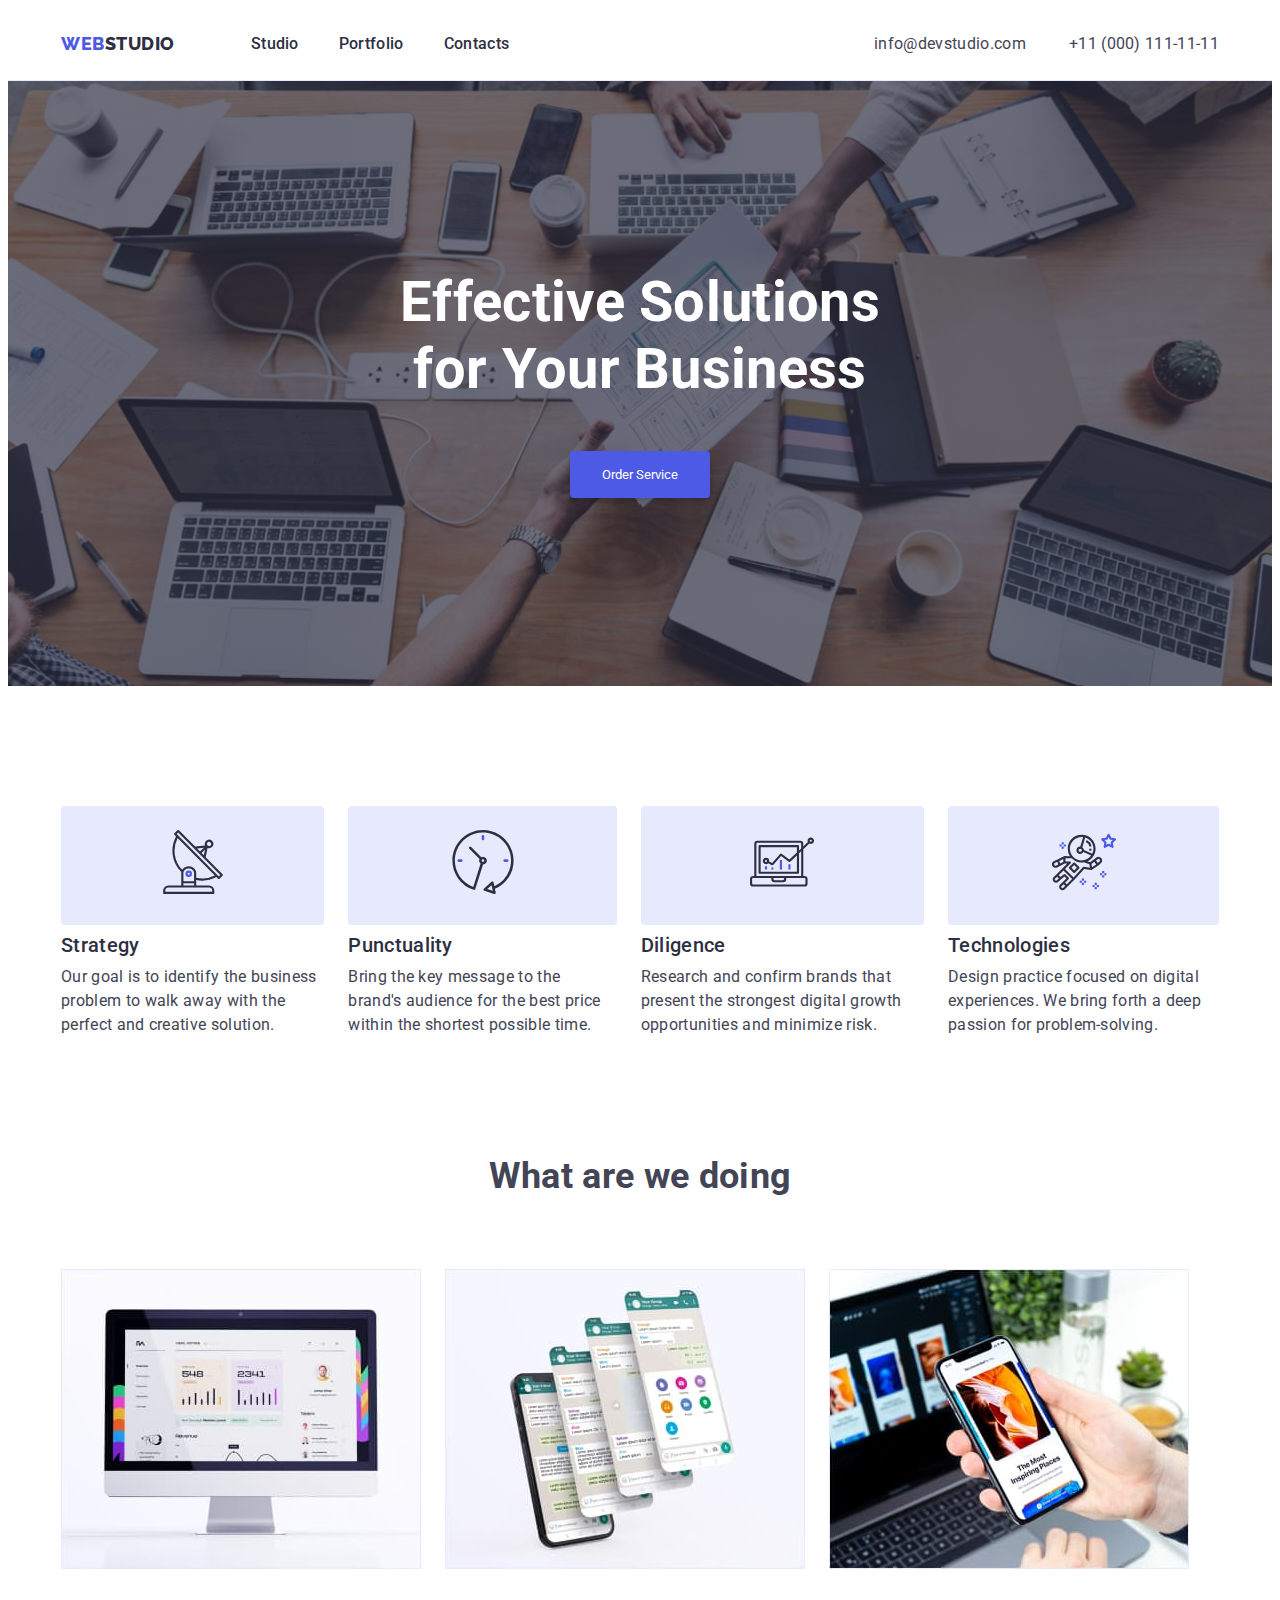
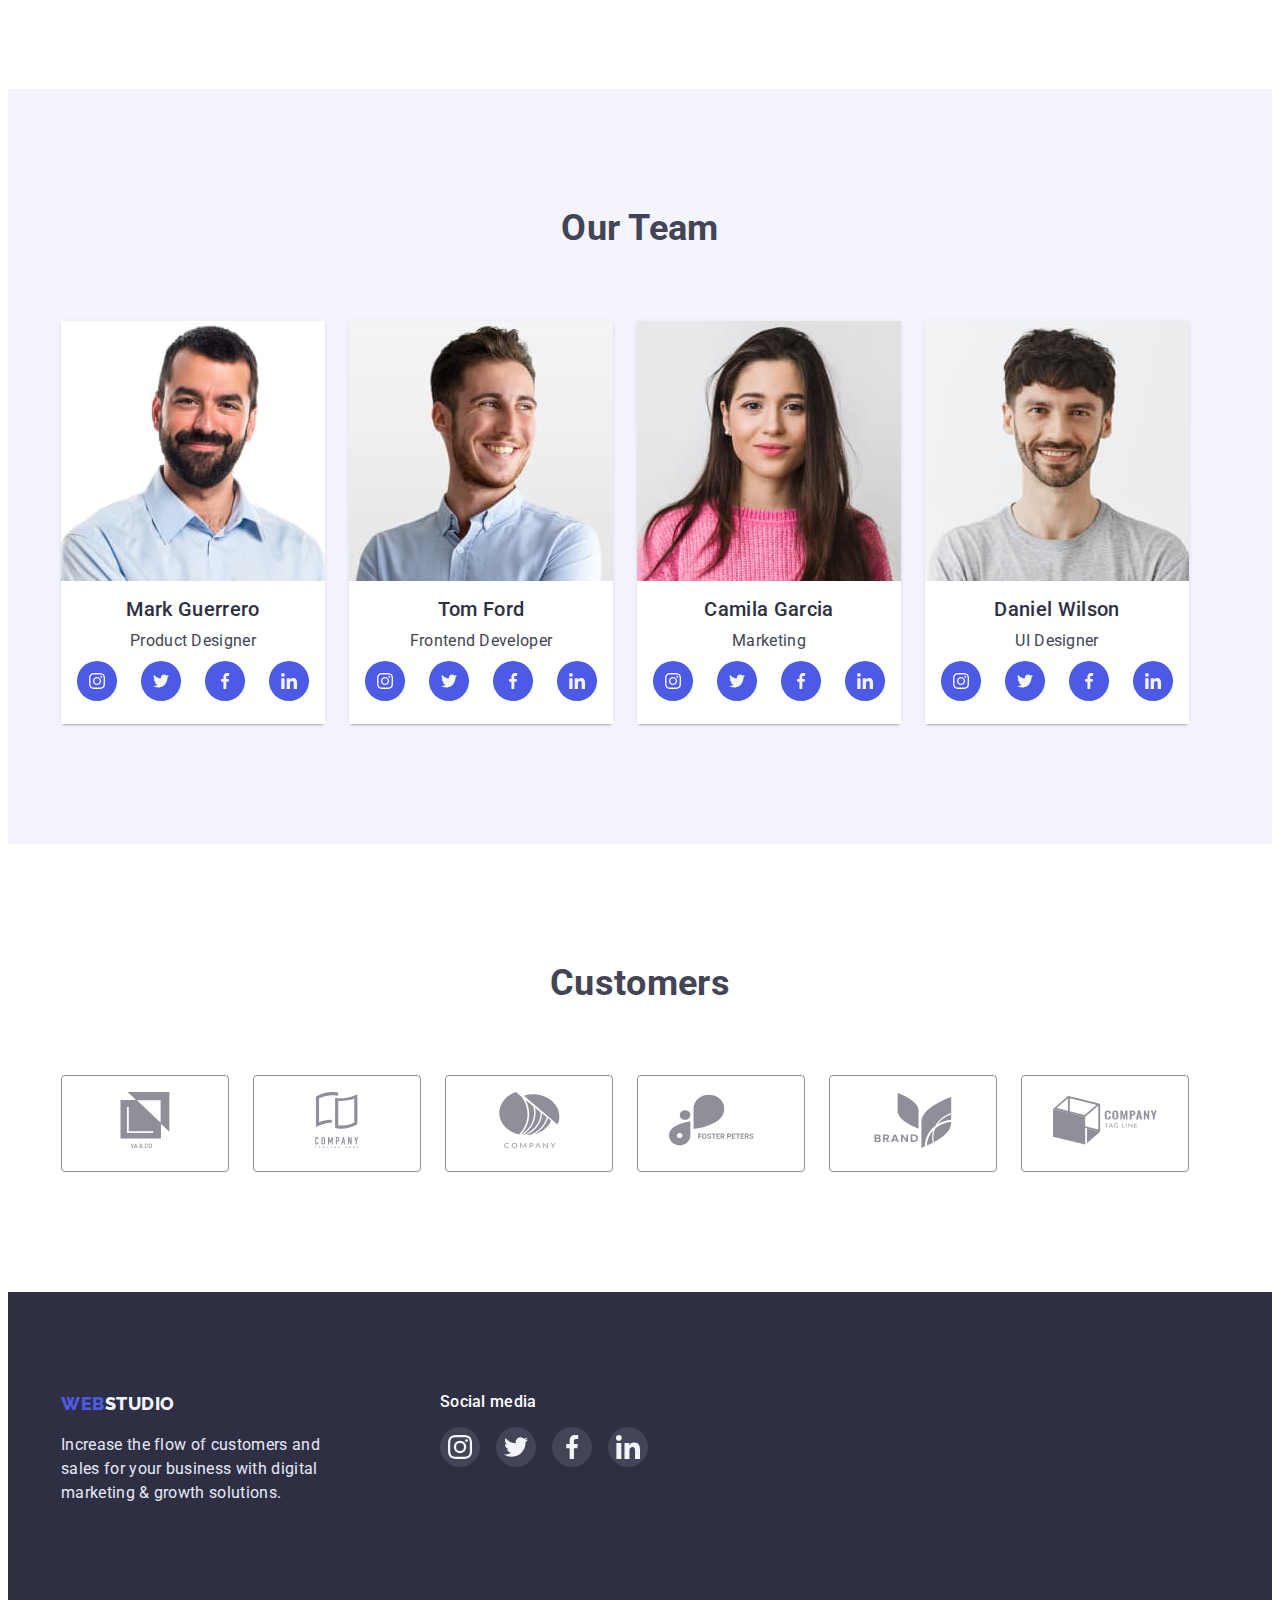
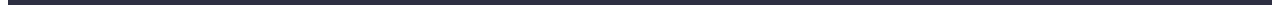
<file: index.html>
<!DOCTYPE html>
<html lang="en">
  <head>
    <meta charset="UTF-8" />
    <meta http-equiv="X-UA-Compatible" content="IE=edge" />
    <meta name="viewport" content="width=device-width, initial-scale=1.0" />
    <title>Document</title>
    <link
      href="https://fonts.googleapis.com/css2?family=Raleway:wght@800&family=Roboto:wght@400;500;700;900&display=swap"
      rel="stylesheet"
    />
    <link
      rel="stylesheet"
      href="https://cdnjs.cloudflare.com/ajax/libs/modern-normalize/1.1.0/modern-normalize.min.css"
      integrity="sha512-wpPYUAdjBVSE4KJnH1VR1HeZfpl1ub8YT/NKx4PuQ5NmX2tKuGu6U/JRp5y+Y8XG2tV+wKQpNHVUX03MfMFn9Q=="
      crossorigin="anonymous"
      referrerpolicy="no-referrer"
    />
    <link rel="stylesheet" href="./css/style.css" />
  </head>

  <body>
    <!-- header -->
    <header class="head">
      <div class="container">
        <div class="header">
          <nav class="header-nav">
            <a href="./index.html" class="logo link">
              Web<span class="logo span">Studio</span>
            </a>
            <ul class="site-nav list">
              <li class="item">
                <a href="./index.html" class="nav link">Studio</a>
              </li>
              <li class="item">
                <a href="./portfolio.html" class="nav link">Portfolio</a>
              </li>
              <li class="item"><a href="" class="nav link">Contacts</a></li>
            </ul>
          </nav>
          <ul class="header-address list">
            <li class="item">
              <a href="mailto:info@devstudio.com" class="info link">
                info@devstudio.com</a
              >
            </li>
            <li class="item">
              <a href="tel:+11000111-11-11" class="info link">
                +11 (000) 111-11-11</a
              >
            </li>
          </ul>
        </div>
      </div>
    </header>
    <main>
      <!-- hero -->
      <section class="hero">
        <div class="hero-wrapper">
          <h1 class="hero-title">
            Effective Solutions <br />
            for Your Business
          </h1>
          <button type="button" class="order btn">Order Service</button>
        </div>
      </section>
      <!--section benefits  -->
      <section class="section">
        <div class="container">
          <h2 class="visually-hidden">Our benefits</h2>
          <ul class="benefits list">
            <li>
              <div class="bg-icon">
                <svg width="64" height="64">
                  <use href="./images/symbol-defs.svg#icon-strategy"></use>
                </svg>
              </div>
              <h3 class="benefits-sub subtitle">Strategy</h3>
              <p>
                Our goal is to identify the business problem to walk away with
                the perfect and creative solution.
              </p>
            </li>
            <li>
              <div class="bg-icon">
                <svg width="64" height="64">
                  <use href="./images/symbol-defs.svg#icon-clock"></use>
                </svg>
              </div>
              <h3 class="benefits-sub subtitle">Punctuality</h3>
              <p>
                Bring the key message to the brand's audience for the best price
                within the shortest possible time.
              </p>
            </li>
            <li>
              <div class="bg-icon">
                <svg width="64" height="64">
                  <use href="./images/symbol-defs.svg#icon-diagram"></use>
                </svg>
              </div>
              <h3 class="benefits-sub subtitle">Diligence</h3>
              <p>
                Research and confirm brands that present the strongest digital
                growth opportunities and minimize risk.
              </p>
            </li>
            <li>
              <div class="bg-icon">
                <svg width="64" height="64">
                  <use href="./images/symbol-defs.svg#icon-astronaut"></use>
                </svg>
              </div>
              <h3 class="benefits-sub subtitle">Technologies</h3>
              <p>
                Design practice focused on digital experiences. We bring forth a
                deep passion for problem-solving.
              </p>
            </li>
          </ul>
        </div>
      </section>
      <!--section works  -->
      <section class="section features">
        <div class="container">
          <div class="doing">
            <h2 class="title">What are we doing</h2>
            <ul class="works list">
              <li class="item">
                <img
                  class="item-pics"
                  src="./images/analitics.jpg"
                  width="360"
                  height="300"
                  alt="Analitics"
                />
              </li>
              <li class="item">
                <img
                  class="item-pics"
                  src="./images/ui-design.jpg"
                  width="360"
                  height="300"
                  alt="UI Design"
                />
              </li>
              <li class="item">
                <img
                  class="item-pics"
                  src="./images/solutions.jpg"
                  width="360"
                  height="300"
                  alt="Ready Solutions"
                />
              </li>
            </ul>
          </div>
        </div>
      </section>
      <!--section team list  -->
      <section class="sec-team section">
        <div class="container">
          <div class="team-list">
            <h2 class="title">Our Team</h2>
            <ul class="team list">
              <li class="item">
                <img
                  class="item-pics"
                  src="./images/mark-guerrero.jpg"
                  width="264"
                  height="260"
                  alt="Photo of Mark Guerrero"
                />
                <div class="team-card">
                  <h3 class="subtitle">Mark Guerrero</h3>
                  <p class="txt">Product Designer</p>
                  <ul class="team-icon-list list">
                    <li class="item-icon">
                      <a href="" class="team-icon link">
                        <svg width="16" height="16" class="icon">
                          <use
                            href="./images/symbol-defs.svg#icon-instagram"
                          ></use>
                        </svg>
                      </a>
                    </li>
                    <li class="item-icon">
                      <a href="" class="team-icon link">
                        <svg width="16" height="16" class="icon">
                          <use
                            href="./images/symbol-defs.svg#icon-twitter"
                          ></use>
                        </svg>
                      </a>
                    </li>
                    <li class="item-icon">
                      <a href="" class="team-icon link">
                        <svg width="16" height="16" class="icon">
                          <use
                            href="./images/symbol-defs.svg#icon-facebook"
                          ></use>
                        </svg>
                      </a>
                    </li>
                    <li class="item-icon">
                      <a href="" class="team-icon link">
                        <svg width="16" height="16" class="icon">
                          <use
                            href="./images/symbol-defs.svg#icon-linkedin"
                          ></use>
                        </svg>
                      </a>
                    </li>
                  </ul>
                </div>
              </li>
              <li class="item">
                <img
                  class="item-pics"
                  src="./images/tom-ford.jpg"
                  width="264"
                  height="260"
                  alt="Photo of Tom Ford"
                />
                <div class="team-card">
                  <h3 class="subtitle">Tom Ford</h3>
                  <p class="txt">Frontend Developer</p>
                  <ul class="team-icon-list list">
                    <li class="item-icon">
                      <a href="" class="team-icon link">
                        <svg width="16" height="16" class="icon">
                          <use
                            href="./images/symbol-defs.svg#icon-instagram"
                          ></use>
                        </svg>
                      </a>
                    </li>
                    <li class="item-icon">
                      <a href="" class="team-icon link">
                        <svg width="16" height="16" class="icon">
                          <use
                            href="./images/symbol-defs.svg#icon-twitter"
                          ></use>
                        </svg>
                      </a>
                    </li>
                    <li class="item-icon">
                      <a href="" class="team-icon link">
                        <svg width="16" height="16" class="icon">
                          <use
                            href="./images/symbol-defs.svg#icon-facebook"
                          ></use>
                        </svg>
                      </a>
                    </li>
                    <li class="item-icon">
                      <a href="" class="team-icon link">
                        <svg width="16" height="16" class="icon">
                          <use
                            href="./images/symbol-defs.svg#icon-linkedin"
                          ></use>
                        </svg>
                      </a>
                    </li>
                  </ul>
                </div>
              </li>
              <li class="item">
                <img
                  class="item-pics"
                  src="./images/camila-garcia.jpg"
                  width="264"
                  height="260"
                  alt="Photo of Camila Garcia"
                />
                <div class="team-card">
                  <h3 class="subtitle">Camila Garcia</h3>
                  <p class="txt">Marketing</p>
                  <ul class="team-icon-list list">
                    <li class="item-icon">
                      <a href="" class="team-icon link">
                        <svg width="16" height="16" class="icon">
                          <use
                            href="./images/symbol-defs.svg#icon-instagram"
                          ></use>
                        </svg>
                      </a>
                    </li>
                    <li class="item-icon">
                      <a href="" class="team-icon link">
                        <svg width="16" height="16" class="icon">
                          <use
                            href="./images/symbol-defs.svg#icon-twitter"
                          ></use>
                        </svg>
                      </a>
                    </li>
                    <li class="item-icon">
                      <a href="" class="team-icon link">
                        <svg width="16" height="16" class="icon">
                          <use
                            href="./images/symbol-defs.svg#icon-facebook"
                          ></use>
                        </svg>
                      </a>
                    </li>
                    <li class="item-icon">
                      <a href="" class="team-icon link">
                        <svg width="16" height="16" class="icon">
                          <use
                            href="./images/symbol-defs.svg#icon-linkedin"
                          ></use>
                        </svg>
                      </a>
                    </li>
                  </ul>
                </div>
              </li>
              <li class="item">
                <img
                  class="item-pics"
                  src="./images/daniel-wilson.jpg"
                  width="264"
                  height="260"
                  alt="Photo of Daniel Wilson"
                />
                <div class="team-card">
                  <h3 class="subtitle">Daniel Wilson</h3>
                  <p class="txt">UI Designer</p>
                  <ul class="team-icon-list list">
                    <li class="item-icon">
                      <a href="" class="team-icon link">
                        <svg width="16" height="16" class="icon">
                          <use
                            href="./images/symbol-defs.svg#icon-instagram"
                          ></use>
                        </svg>
                      </a>
                    </li>
                    <li class="item-icon">
                      <a href="" class="team-icon link">
                        <svg width="16" height="16" class="icon">
                          <use
                            href="./images/symbol-defs.svg#icon-twitter"
                          ></use>
                        </svg>
                      </a>
                    </li>
                    <li class="item-icon">
                      <a href="" class="team-icon link">
                        <svg width="16" height="16" class="icon">
                          <use
                            href="./images/symbol-defs.svg#icon-facebook"
                          ></use>
                        </svg>
                      </a>
                    </li>
                    <li class="item-icon">
                      <a href="" class="team-icon link">
                        <svg width="16" height="16" class="icon">
                          <use
                            href="./images/symbol-defs.svg#icon-linkedin"
                          ></use>
                        </svg>
                      </a>
                    </li>
                  </ul>
                </div>
              </li>
            </ul>
          </div>
        </div>
      </section>
      <!-- section customers -->
      <section class="section-customers section">
        <div class="container">
          <div class="clients">
            <h2 class="title">Customers</h2>
            <ul class="clients-list list">
              <li>
                <a href="" class="client-item link">
                  <svg width="104" height="56" class="client-icon">
                    <use href="./images/symbol-defs.svg#icon-client-1"></use>
                  </svg>
                </a>
              </li>
              <li>
                <a href="" class="client-item link">
                  <svg width="104" height="56" class="client-icon">
                    <use href="./images/symbol-defs.svg#icon-client-2"></use>
                  </svg>
                </a>
              </li>
              <li>
                <a href="" class="client-item link">
                  <svg width="104" height="56" class="client-icon">
                    <use href="./images/symbol-defs.svg#icon-client-3"></use>
                  </svg>
                </a>
              </li>
              <li>
                <a href="" class="client-item link">
                  <svg width="104" height="56" class="client-icon">
                    <use href="./images/symbol-defs.svg#icon-client-4"></use>
                  </svg>
                </a>
              </li>
              <li>
                <a href="" class="client-item link">
                  <svg width="104" height="56" class="client-icon">
                    <use href="./images/symbol-defs.svg#icon-client-5"></use>
                  </svg>
                </a>
              </li>
              <li>
                <a href="" class="client-item link">
                  <svg width="104" height="56" class="client-icon">
                    <use href="./images/symbol-defs.svg#icon-client-6"></use>
                  </svg>
                </a>
              </li>
            </ul>
          </div>
        </div>
      </section>
    </main>
    <!-- footer -->
    <footer class="footer">
      <div class="container">
        <ul class="footer-block list">
          <li>
            <a href="./index.html" class="logo link">
              Web<span class="logo footer-span">Studio</span>
            </a>
            <p class="footer-text">
              Increase the flow of customers and <br />
              sales for your business with digital <br />marketing & growth
              solutions.
            </p>
          </li>
          <li class="footer-icons-items">
            <h3 class="footer-h3 subtitle">Social media</h3>
            <ul class="foot-icon-list list">
              <li>
                <a href="" class="foot-icon link">
                  <svg width="24" height="24" class="icon">
                    <use href="./images/symbol-defs.svg#icon-instagram"></use>
                  </svg>
                </a>
              </li>
              <li>
                <a href="" class="foot-icon link">
                  <svg width="24" height="24" class="icon">
                    <use href="./images/symbol-defs.svg#icon-twitter"></use>
                  </svg>
                </a>
              </li>
              <li>
                <a href="" class="foot-icon link">
                  <svg width="24" height="24" class="icon">
                    <use href="./images/symbol-defs.svg#icon-facebook"></use>
                  </svg>
                </a>
              </li>
              <li>
                <a href="" class="foot-icon link">
                  <svg width="24" height="24" class="icon">
                    <use href="./images/symbol-defs.svg#icon-linkedin"></use>
                  </svg>
                </a>
              </li>
            </ul>
          </li>
        </ul>
      </div>
    </footer>
  </body>
</html>
</file>
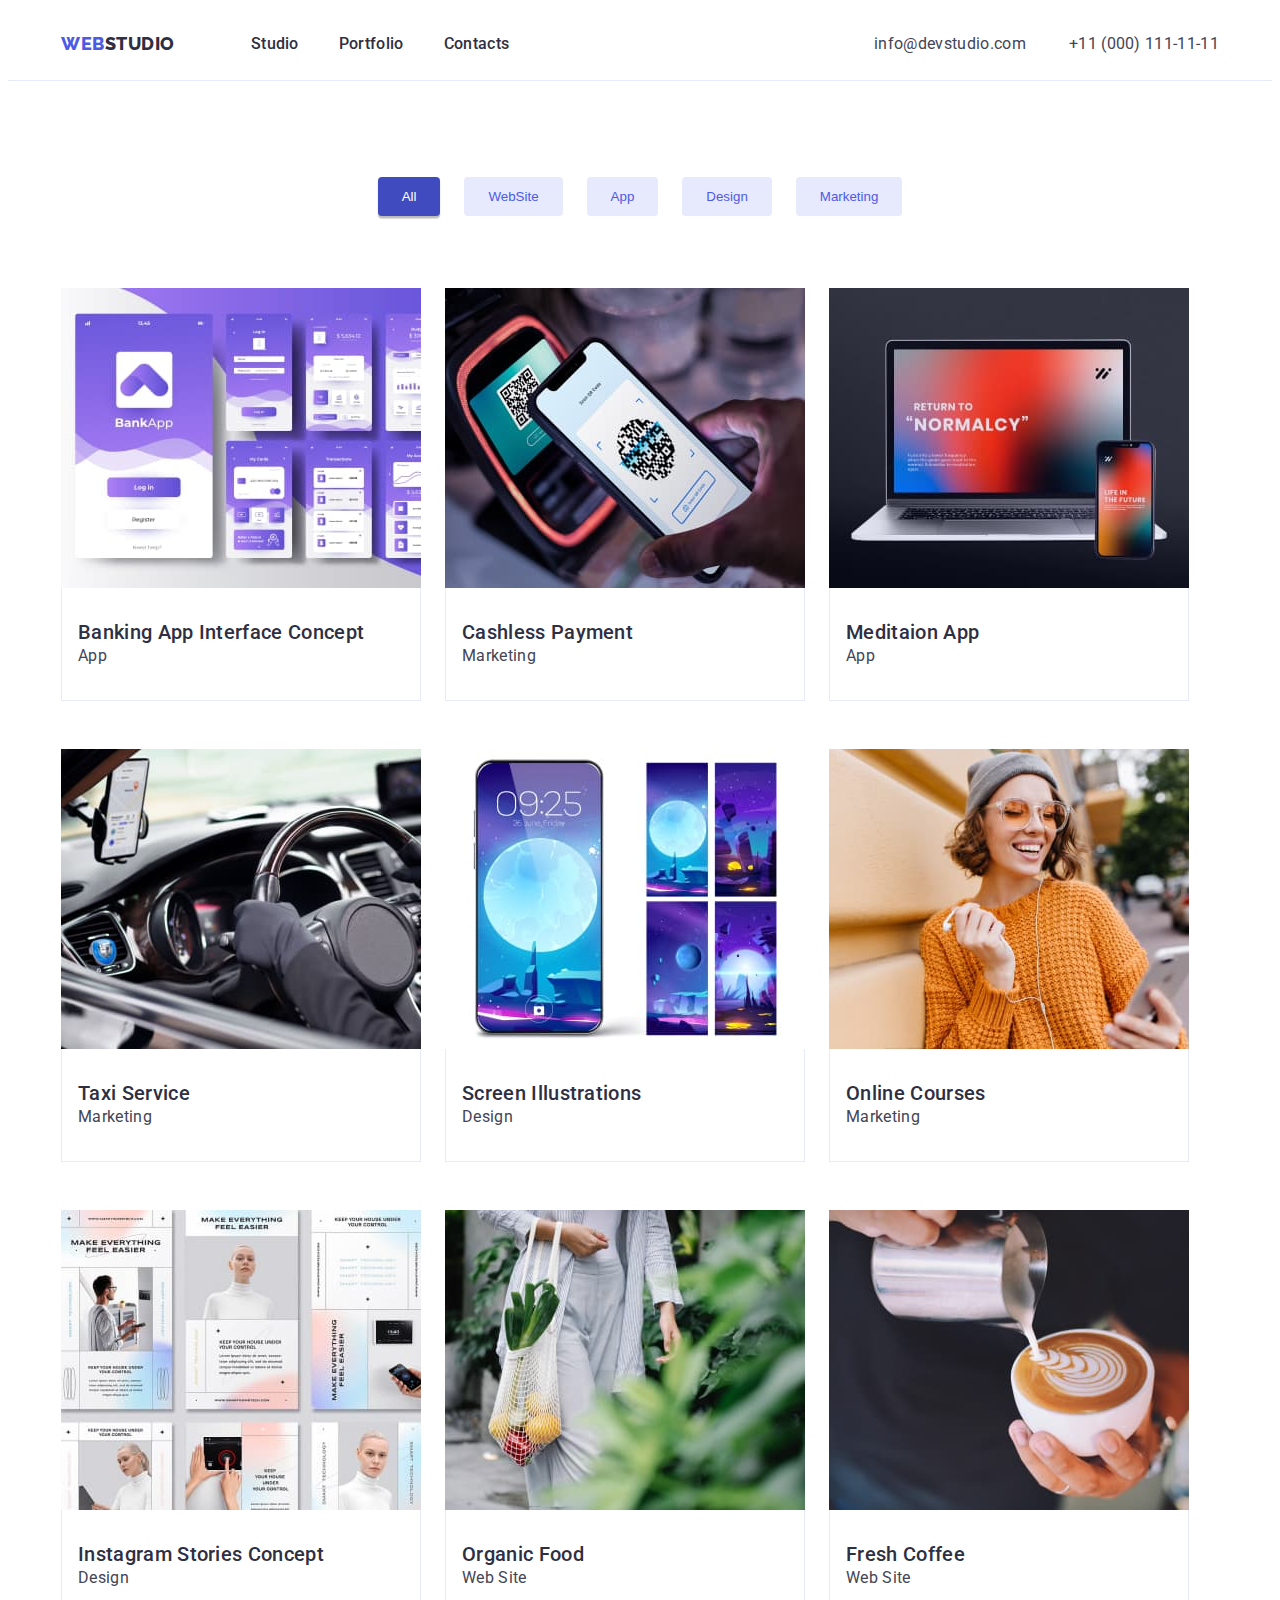
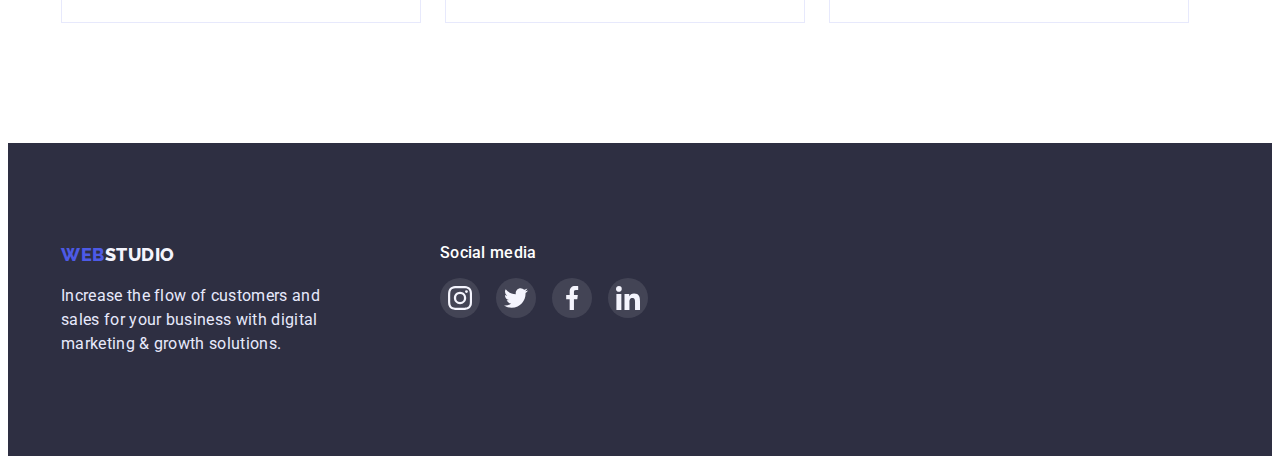
<file: portfolio.html>
<!DOCTYPE html>
<html lang="en">
  <head>
    <meta charset="UTF-8" />
    <meta http-equiv="X-UA-Compatible" content="IE=edge" />
    <meta name="viewport" content="width=device-width, initial-scale=1.0" />
    <title>Document</title>
    <link
      href="https://fonts.googleapis.com/css2?family=Raleway:wght@800&family=Roboto:wght@400;500;700;900&display=swap"
      rel="stylesheet"
    />
    <link
      rel="stylesheet"
      href="https://cdnjs.cloudflare.com/ajax/libs/modern-normalize/1.1.0/modern-normalize.min.css"
      integrity="sha512-wpPYUAdjBVSE4KJnH1VR1HeZfpl1ub8YT/NKx4PuQ5NmX2tKuGu6U/JRp5y+Y8XG2tV+wKQpNHVUX03MfMFn9Q=="
      crossorigin="anonymous"
      referrerpolicy="no-referrer"
    />
    <link rel="stylesheet" href="./css/style.css" />
  </head>

  <body>
    <!-- header -->
    <header class="head">
      <div class="container">
        <div class="header">
          <nav class="header-nav">
            <a href="./index.html" class="logo link">
              Web<span class="logo span">Studio</span>
            </a>
            <ul class="site-nav list">
              <li class="item">
                <a href="./index.html" class="nav link">Studio</a>
              </li>
              <li class="item">
                <a href="./portfolio.html" class="nav link">Portfolio</a>
              </li>
              <li class="item"><a href="" class="nav link">Contacts</a></li>
            </ul>
          </nav>
          <ul class="header-address list">
            <li class="item">
              <a href="mailto:info@devstudio.com" class="info link">
                info@devstudio.com</a
              >
            </li>
            <li class="item">
              <a href="tel:+11000111-11-11" class="info link">
                +11 (000) 111-11-11</a
              >
            </li>
          </ul>
        </div>
      </div>
    </header>
    <!-- main -->
    <main>
      <section class="portfolio">
        <div class="container">
          <h1 hidden>Portfolio</h1>
          <ul class="filter list">
            <li class="item">
              <button type="button" class="button-hover btn">All</button>
            </li>
            <li class="item">
              <button type="button" class="button btn">WebSite</button>
            </li>
            <li class="item">
              <button type="button" class="button btn">App</button>
            </li>
            <li class="item">
              <button type="button" class="button btn">Design</button>
            </li>
            <li class="item">
              <button type="button" class="button btn">Marketing</button>
            </li>
          </ul>
          <ul class="card-set list">
            <li>
              <a href="" class="cards-block link">
                <img
                  class="card-thumbs"
                  src="./portfolio/banking-app-interface-concept.jpg"
                  width="360"
                  height="300"
                  alt="Banking App Interface Concept"
                />
                <div class="cards-text">
                  <h2 class="cards">Banking App Interface Concept</h2>
                  <p>App</p>
                </div>
              </a>
            </li>
            <li>
              <a href="" class="cards-block link">
                <img
                  class="card-thumbs"
                  src="./portfolio/cashless-payment.jpg"
                  width="360"
                  height="300"
                  alt="Cashless Payment"
                />
                <div class="cards-text">
                  <h2 class="cards">Cashless Payment</h2>
                  <p>Marketing</p>
                </div>
              </a>
            </li>
            <li>
              <a href="" class="cards-block link">
                <img
                  class="card-thumbs"
                  src="./portfolio/meditaion-app.jpg"
                  width="360"
                  height="300"
                  alt="Meditaion App"
                />
                <div class="cards-text">
                  <h2 class="cards">Meditaion App</h2>
                  <p>App</p>
                </div>
              </a>
            </li>
            <li>
              <a href="" class="cards-block link">
                <img
                  class="card-thumbs"
                  src="./portfolio/taxi-service.jpg"
                  width="360"
                  height="300"
                  alt="Taxi Service"
                />
                <div class="cards-text">
                  <h2 class="cards">Taxi Service</h2>
                  <p>Marketing</p>
                </div>
              </a>
            </li>
            <li>
              <a href="" class="cards-block link">
                <img
                  class="card-thumbs"
                  src="./portfolio/screen-illustrations.jpg"
                  width="360"
                  height="300"
                  alt="Screen Illustrations"
                />
                <div class="cards-text">
                  <h2 class="cards">Screen Illustrations</h2>
                  <p>Design</p>
                </div>
              </a>
            </li>
            <li>
              <a href="" class="cards-block link">
                <img
                  class="card-thumbs"
                  src="./portfolio/online-courses.jpg"
                  width="360"
                  height="300"
                  alt="Online Courses"
                />
                <div class="cards-text">
                  <h2 class="cards">Online Courses</h2>
                  <p>Marketing</p>
                </div>
              </a>
            </li>
            <li>
              <a href="" class="cards-block link">
                <img
                  class="card-thumbs"
                  src="./portfolio/instagram-stories-concept.jpg"
                  width="360"
                  height="300"
                  alt="Instagram Stories Concept"
                />
                <div class="cards-text">
                  <h2 class="cards">Instagram Stories Concept</h2>
                  <p>Design</p>
                </div>
              </a>
            </li>
            <li>
              <a href="" class="cards-block link">
                <img
                  class="card-thumbs"
                  src="./portfolio/organic-food.jpg"
                  width="360"
                  height="300"
                  alt="Organic Food"
                />
                <div class="cards-text">
                  <h2 class="cards">Organic Food</h2>
                  <p>Web Site</p>
                </div>
              </a>
            </li>
            <li>
              <a href="" class="cards-block link">
                <img
                  class="card-thumbs"
                  src="./portfolio/fresh-coffee.jpg"
                  width="360"
                  height="300"
                  alt="Fresh Coffee"
                />
                <div class="cards-text">
                  <h2 class="cards">Fresh Coffee</h2>
                  <p>Web Site</p>
                </div>
              </a>
            </li>
          </ul>
        </div>
      </section>
    </main>
    <!-- footer -->
    <footer class="footer">
      <div class="container">
        <ul class="footer-block list">
          <li>
            <a href="./index.html" class="logo link">
              Web<span class="logo footer-span">Studio</span>
            </a>
            <p class="footer-text">
              Increase the flow of customers and <br />
              sales for your business with digital <br />marketing & growth
              solutions.
            </p>
          </li>
          <li class="footer-icons-items">
            <h3 class="footer-h3 subtitle">Social media</h3>
            <ul class="foot-icon-list list">
              <li>
                <a href="" class="foot-icon link">
                  <svg width="24" height="24" class="icon">
                    <use href="./images/symbol-defs.svg#icon-instagram"></use>
                  </svg>
                </a>
              </li>
              <li>
                <a href="" class="foot-icon link">
                  <svg width="24" height="24" class="icon">
                    <use href="./images/symbol-defs.svg#icon-twitter"></use>
                  </svg>
                </a>
              </li>
              <li>
                <a href="" class="foot-icon link">
                  <svg width="24" height="24" class="icon">
                    <use href="./images/symbol-defs.svg#icon-facebook"></use>
                  </svg>
                </a>
              </li>
              <li>
                <a href="" class="foot-icon link">
                  <svg width="24" height="24" class="icon">
                    <use href="./images/symbol-defs.svg#icon-linkedin"></use>
                  </svg>
                </a>
              </li>
            </ul>
          </li>
        </ul>
      </div>
    </footer>
  </body>
</html>
</file>
<file: css/style.css>
:root {
    /* CTAs Focused Active states Links */
    --primary-brand-color: #4D5AE5;
    /* pressed state */
    --pressed-state: #404BBF;
    /*Overlays Shadows Headings*/
    --dark: #2E2F42;
    /* Valid fields Success messages */
    --success: #31D0AA;
    /*Body text*/
    --body-text-color: #434455;
    /* Helper text Deemphasized text */
    --Subtle Text: #8E8F99;
    /* Accent */
    /* cornflower */
    --Accent: #E7E9FC;
    /* Light */
    /* CLOUD */
    --light: #F4F4FD;
    /* LIGHT SLATE */
    --light-slate: #8E8F99;
    /* success */
    --success: #31D0AA;
    /* white */
    --white: #ffffff;
    /* universal margin 24px */
    --uni-gap: 24px;
    /* margin sections */
    --section-gap: 120px;
    /* padding 72 */
    --uni-padding: 72px;
}

body {
    font-family: 'Roboto', system-ui, -apple-system, BlinkMacSystemFont, 'Segoe UI', Roboto, Oxygen, Ubuntu, Cantarell, 'Open Sans', 'Helvetica Neue', sans-serif;
    color: var(--body-text-color);
    font-style: normal;
    font-weight: 400;
    font-size: 16px;
    line-height: 1.5;
    letter-spacing: 0.02em;
    background: var(--white);

}

.list {
    list-style: none;
}

.btn {
    cursor: pointer;
    border: none;
}

.link {
    text-decoration: none;
}

.container {
    width: 1158px;
    margin-left: auto;
    margin-right: auto;
    padding-left: 15px;
    padding-right: 15px;
}

h1,
h2,
h3,
h4,
h5,
h6,
p,
ul {
    padding: 0;
    margin: 0;
}

.section {
    padding-top: var(--section-gap);
}

.visually-hidden {
    position: absolute;
    width: 1px;
    height: 1px;
    margin: -1px;
    border: 0;
    padding: 0;
    white-space: nowrap;
    clip-path: inset(100%);
    clip: rect(0 0 0 0);
    overflow: hidden;
}

/* logo */
.logo {
    font-family: 'Raleway';
    font-style: normal;
    font-weight: 800;
    font-size: 18px;
    line-height: 1.3;
    color: var(--primary-brand-color);
    text-transform: uppercase;
    letter-spacing: 0.03em;
    padding-top: var(--uni-gap);
    padding-bottom: var(--uni-gap);
}

.logo.span {
    color: var(--dark);
}

/* header */
.head {
    border-bottom: 1px solid var(--Accent);
}

.header {
    display: flex;
    align-items: center;
    justify-content: space-between;
}

.header-nav {
    display: flex;
}

.site-nav {
    display: flex;
    margin-left: 76px;
}

.site-nav .nav {
    color: var(--dark);
    font-weight: 500;
    display: block;
    padding-top: var(--uni-gap);
    padding-bottom: var(--uni-gap);

}

.site-nav .nav:hover,
.site-nav .nav:focus {
    color: var(--primary-brand-color);
}

.site-nav .item+.item,
.header-address .item+.item {
    margin-left: 40px;
}

.header-address {
    display: flex;
    margin-left: auto;

}

.header-address .info {
    color: var(--body-text-color);
    display: block;
    padding-top: var(--uni-gap);
    padding-bottom: var(--uni-gap);
    margin-left: 3px;
}

.header-address .info:hover,
.info:focus {
    color: var(--primary-brand-color);
}

/* hero */
.hero {
    background: var(--dark);
}

.hero-wrapper {
    margin-left: auto;
    margin-right: auto;
    background-repeat: no-repeat;
    background-image: linear-gradient(0deg, rgba(46, 47, 66, 0.7) 0%, rgba(46, 47, 66, 0.7) 100%),
        url(../images/group-people-working.jpg);
    background-position: center;
    background-size: cover;
    max-width: 1440px;
    text-align: center;
    padding-top: 188px;
    padding-bottom: 188px;
}

/* hero button */

.order {
    font-family: inherit;
    color: var(--white);
    background-color: var(--primary-brand-color);
    padding: 16px 32px;
    margin-top: 48px;
    box-shadow: 0px 4px 4px rgba(0, 0, 0, 0.15);
    border-radius: 4px;
}

.order:hover,
.orfer:focus {
    background-color: var(--pressed-state);
}

.hero-title {
    color: var(--white);
    font-weight: 700;
    font-size: 56px;
    line-height: 1.2;
    text-align: center;
}

/* h2 */
.title {
    font-weight: 700;
    font-size: 36px;
    line-height: 1.1;
}

/* h3 */
.subtitle {
    color: var(--dark);
    font-weight: 500;
    font-size: 20px;
    line-height: 1.2;
}

/* section benefits */

.benefits {
    display: flex;
    gap: var(--uni-gap);
}

.benefits-sub {
    margin-bottom: 8px;
}

.bg-icon {
    background-color: var(--Accent);
    border-radius: 4px;
    padding-top: var(--uni-gap);
    padding-bottom: var(--uni-gap);
    text-align: center;
    margin-bottom: 8px;
}

/* section works */

.section.features {
    padding-bottom: var(--section-gap);
}

.doing {
    text-align: center;
}

.works {
    display: flex;
    margin-top: var(--uni-padding);
}

.works .item+.item {
    margin-left: var(--uni-gap);
}

.item-pics {
    display: block;
}

/* section team list*/

.sec-team {
    background: var(--light);
}

.team-list {
    text-align: center;
    padding-bottom: var(--section-gap);
}

.team {
    display: flex;
    margin-top: var(--uni-padding);
    gap: var(--uni-gap);
}

.team .item {
    box-shadow: 0px 1px 6px rgba(46, 47, 66, 0.08), 0px 1px 1px rgba(46, 47, 66, 0.16), 0px 2px 1px rgba(46, 47, 66, 0.08);
    border-radius: 0px 0px 4px 4px;
}

.team-card {
    background-color: var(--white);
    text-align: center;
    padding-top: 16px;
    padding-bottom: 16px;
}

.team .txt {
    padding-top: 8px;
    padding-bottom: 8px;
}

.team-icon-list {
    display: flex;
    justify-content: center;
    gap: var(--uni-gap);
}

.team-icon {
    display: inline-block;
    padding: 12px;
    background-color: var(--primary-brand-color);
    border-radius: 50%;
}

.team-icon:hover,
.team-icon:focus {
    background-color: var(--pressed-state);
}

.icon {
    display: block;
}

/* customers */

.section-customers {
    padding-bottom: var(--section-gap);
}

.clients {
    text-align: center;
}

.clients-list {
    display: flex;
    margin-top: var(--uni-padding);
    gap: var(--uni-gap);
}

.client-item {
    display: block;
    border: 1px solid var(--light-slate);
    border-radius: 4px;
    padding: 16px 31px;
    color: var(--light-slate);
}

.client-item:hover,
.client-item:focus {
    border-color: var(--pressed-state);
    color: var(--pressed-state);
}

.client-icon {
    fill: currentColor;
}

/* footer */

.footer {
    background: var(--dark);
    color: var(--Accent);
    padding-bottom: 100px;
    padding-top: 100px;
}

.logo.footer-span {
    color: var(--light);
}

.footer-text {
    margin-top: 16px;
}

.footer-h3 {
    font-size: 16px;
    color: var(--white);
    margin-bottom: 16px;
}

.footer-block {
    display: flex;
}

.footer-icons-items {
    margin-left: 120px;
}

.foot-icon-list {
    display: flex;
    gap: 16px;
    align-items: center;
}

.foot-icon {
    display: inline-block;
    padding: 8px;
    background-color: var(--body-text-color);
    border-radius: 50%;
}

.foot-icon:hover,
.foot-icon:focus {
    background-color: var(--success);
}

/* portfolio */
.portfolio {
    padding-top: 96px;
    padding-bottom: var(--section-gap);
}

.filter {
    font-family: inherit;
    font-weight: 500;
    letter-spacing: 0.04em;

    display: flex;
    justify-content: center;
    margin-bottom: var(--uni-padding);
}

.filter .item+.item {
    margin-left: var(--uni-gap);
}

.filter .button {
    color: var(--primary-brand-color);
    background-color: var(--Accent);
    border-radius: 4px;
    padding: 12px 24px;
}

.filter .button-hover {
    border-radius: 4px;
    padding: 12px 24px;
    color: var(--white);
    background-color: var(--pressed-state);
    box-shadow: 0px 3px 1px rgba(0, 0, 0, 0.1), 0px 2px 1px rgba(0, 0, 0, 0.08), 0px 2px 2px rgba(0, 0, 0, 0.12);
    border-radius: 4px;
}

.filter .button:hover,
.filter .button:focus {
    color: var(--white);
    background-color: var(--pressed-state);
    box-shadow: 0px 3px 1px rgba(0, 0, 0, 0.1), 0px 2px 1px rgba(0, 0, 0, 0.08), 0px 2px 2px rgba(0, 0, 0, 0.12);
    border-radius: 4px;
}

/* cards portfolio */
.card-set {
    display: flex;
    flex-wrap: wrap;
    row-gap: 48px;
    column-gap: var(--uni-gap);
}

.cards-block:hover,
.cards-block:focus {
    display: block;
    box-shadow: 0px 1px 6px rgba(46, 47, 66, 0.08);
}


.card-thumbs {
    display: block;
    max-width: 100%;
}

.cards-text {
    color: var(--body-text-color);
    border: 1px solid var(--Accent);
    border-top: transparent;
    padding-top: 32px;
    padding-bottom: 32px;
    padding-left: 16px;
    padding-right: 16px;
    display: flex;
    flex-direction: column;

}

.cards {
    color: var(--dark);
    font-weight: 500;
    font-size: 20px;
    line-height: 1.2;
}
</file>
